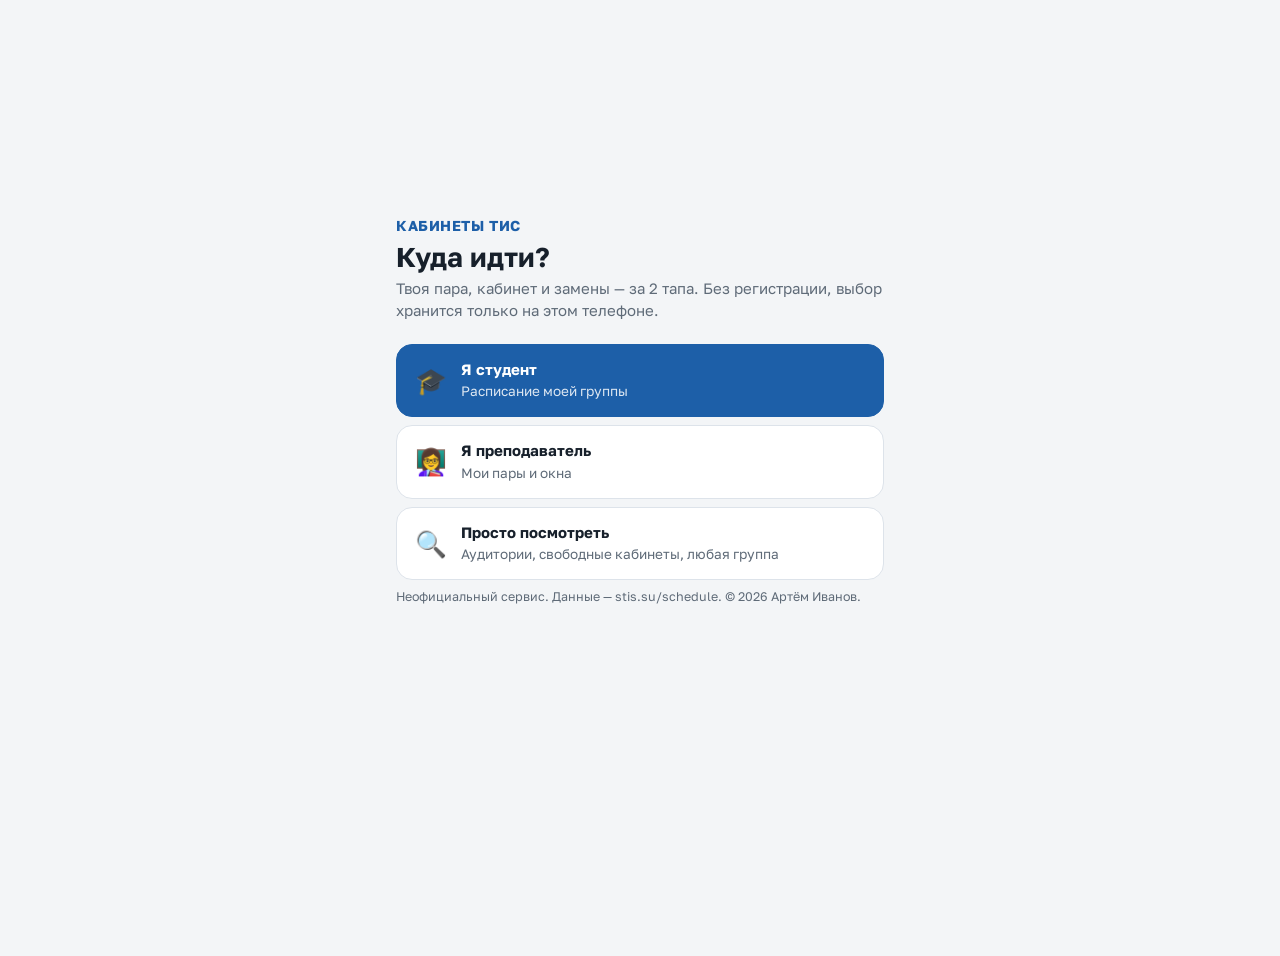
<file: index.html>
<!doctype html>
<!-- © 2026 Артём Иванов. Все права защищены. Копирование, изменение и распространение без письменного разрешения автора запрещены (см. LICENSE). -->
<html lang="ru">
<head>
<meta charset="utf-8">
<meta name="viewport" content="width=device-width,initial-scale=1,viewport-fit=cover">
<title>Кабинеты ТИС</title>
<meta name="author" content="Артём Иванов">
<meta name="description" content="Куда идти? Расписание групп, аудиторий и преподавателей ТИС (филиал ДГТУ): пары, замены, свободные кабинеты, календарь. Неофициальный сервис.">
<!-- превью ссылки в Telegram / VK / WhatsApp -->
<meta property="og:type" content="website">
<meta property="og:site_name" content="Кабинеты ТИС">
<meta property="og:title" content="Кабинеты ТИС — куда идти?">
<meta property="og:description" content="Твоя пара, кабинет и замены за 2 тапа. Расписание групп, аудиторий и преподавателей ТИС. Неофициальный сервис.">
<meta property="og:url" content="https://ivanovartems236-sketch.github.io/tis-rooms-v2/">
<meta property="og:image" content="https://ivanovartems236-sketch.github.io/tis-rooms-v2/icon-512.png">
<meta property="og:locale" content="ru_RU">
<meta name="twitter:card" content="summary">
<meta name="apple-mobile-web-app-capable" content="yes">
<meta name="mobile-web-app-capable" content="yes">
<meta name="apple-mobile-web-app-title" content="Кабинеты">
<meta name="apple-mobile-web-app-status-bar-style" content="default">
<meta name="theme-color" content="#f3f5f7" media="(prefers-color-scheme: light)">
<meta name="theme-color" content="#0f141a" media="(prefers-color-scheme: dark)">
<link rel="apple-touch-icon" href="icon-180.png">
<link rel="icon" type="image/png" href="icon-180.png">
<link rel="manifest" href="manifest.json">
<link rel="preconnect" href="https://fonts.googleapis.com">
<link rel="stylesheet" href="https://fonts.googleapis.com/css2?family=Golos+Text:wght@400;500;600;700&family=IBM+Plex+Mono:wght@400;500;600&display=swap">
<link rel="stylesheet" href="style.css">
</head>
<body>
<div class="app" id="app"><p class="empty">Загрузка расписания…</p></div>
<noscript><p class="empty" style="margin:16px">Для расписания нужен включённый JavaScript. Без него расписание есть на <a href="https://stis.su/schedule">stis.su/schedule</a>.</p></noscript>
<div class="toast" id="toast" role="status" hidden></div>
<nav class="tabbar" id="tabbar" aria-label="Разделы" hidden><div id="tabs"></div></nav>
<script src="app.js"></script>
</body>
</html>
</file>
<file: style.css>
/* © 2026 Артём Иванов. Все права защищены.
   Копирование, изменение и распространение без письменного разрешения автора запрещены (см. LICENSE). */
/* Layout: «моё расписание сначала» — онбординг → Сегодня / Неделя / Найти / Ещё (нижняя панель) */
:root{
  --bg:#f3f5f7; --surface:#ffffff; --fg:#17202b; --muted:#5f6b78; --line:#dde3ea;
  --accent:#1d5fa8; --accent-fg:#ffffff; --accent-soft:#e3edf8;
  --now:#c2410c; --now-soft:#fdeee5; --lab:#2f7d4f; --lab-soft:#e2f2e8; --lec:#6b3fb8; --lec-soft:#eee7fa; --warn:#a16207; --warn-soft:#fdf3d8;
  --f-body:"Golos Text",system-ui,-apple-system,"Segoe UI",Roboto,sans-serif;
  --f-mono:"IBM Plex Mono",ui-monospace,Consolas,monospace;
  color-scheme:light;
}
@media (prefers-color-scheme: dark){:root:not([data-theme="light"]){
  --bg:#0f141a; --surface:#171e27; --fg:#e6ebf1; --muted:#97a3b0; --line:#28323e;
  --accent:#7fb2ec; --accent-fg:#0f141a; --accent-soft:#1a2b40;
  --now:#fb923c; --now-soft:#3a2416; --lab:#6fcf97; --lab-soft:#183324; --lec:#c3a6f5; --lec-soft:#2b2142; --warn:#facc15; --warn-soft:#3a3214; color-scheme:dark}}
:root[data-theme="dark"]{
  --bg:#0f141a; --surface:#171e27; --fg:#e6ebf1; --muted:#97a3b0; --line:#28323e;
  --accent:#7fb2ec; --accent-fg:#0f141a; --accent-soft:#1a2b40;
  --now:#fb923c; --now-soft:#3a2416; --lab:#6fcf97; --lab-soft:#183324; --lec:#c3a6f5; --lec-soft:#2b2142; --warn:#facc15; --warn-soft:#3a3214; color-scheme:dark}

*{box-sizing:border-box}
[hidden]{display:none!important}
html{-webkit-text-size-adjust:100%}
body{margin:0;background:var(--bg);color:var(--fg);font:15px/1.45 var(--f-body)}
button{font:inherit;color:inherit;cursor:pointer}
input{font:inherit}
.mono{font-family:var(--f-mono)}
.muted{color:var(--muted)}
.app{max-width:520px;margin:0 auto;padding:12px 16px calc(84px + env(safe-area-inset-bottom,0px))}

/* шапка с профилями */
.top{display:flex;align-items:center;gap:8px;margin:4px 0 10px;position:relative}
.who-btn{flex:1;min-width:0;border:0;background:none;padding:2px 0;text-align:left;display:flex;flex-direction:column;line-height:1.2}
.who-btn .nm{display:flex;align-items:center;gap:6px;min-width:0}
.who-btn b{font-size:1.35rem;white-space:nowrap;overflow:hidden;text-overflow:ellipsis}
.who-btn .caret{color:var(--muted);font-size:.9rem;transition:transform .15s}
.who-btn[aria-expanded="true"] .caret{transform:rotate(180deg)}
.who-btn small{color:var(--muted);font-size:.8rem}
.scrim{position:fixed;inset:0;z-index:19}
.menu{position:absolute;z-index:20;top:calc(100% + 4px);left:0;right:0;background:var(--surface);border:1px solid var(--line);border-radius:14px;padding:6px;box-shadow:0 10px 30px rgb(0 0 0 / .18);display:flex;flex-direction:column;gap:2px}
.menu button{display:flex;justify-content:space-between;align-items:baseline;gap:8px;border:0;background:none;border-radius:10px;padding:10px 12px;text-align:left}
.menu button small{color:var(--muted)}
.menu button[aria-checked="true"]{background:var(--accent-soft)}
.menu button[aria-checked="true"] b::before{content:"✓ ";color:var(--accent)}
.menu button.add{color:var(--accent);font-weight:600;font-size:.9rem}

/* карточка «сейчас / следующая» */
.hero{background:var(--accent);color:var(--accent-fg);border-radius:20px;padding:16px 18px;margin-bottom:14px}
.hero.now{background:var(--now)}
.hero.calm{background:var(--surface);color:var(--fg);border:1px solid var(--line)}
.hero .lbl{font-size:.8rem;font-weight:600;text-transform:uppercase;letter-spacing:.06em;opacity:.85}
.hero .room{font-family:var(--f-mono);font-size:2.6rem;font-weight:600;line-height:1.1;margin:6px 0 2px}
.hero .room.sm{font-size:1.6rem}
.hero .subj{font-size:1.05rem;font-weight:600;line-height:1.3}
.hero .meta{font-size:.88rem;opacity:.85;margin-top:4px}
.hero .bar{height:6px;background:color-mix(in srgb,currentColor 25%,transparent);border-radius:99px;margin-top:12px;overflow:hidden}
.hero .bar i{display:block;height:100%;background:currentColor;border-radius:99px}

/* дни */
.days{display:grid;grid-template-columns:28px repeat(6,1fr) 28px;gap:4px;align-items:center;margin-bottom:12px}
.days button{border:0;background:none;padding:6px 0;border-radius:12px;display:flex;flex-direction:column;align-items:center;line-height:1.15}
.days .w{font-size:.7rem;color:var(--muted);text-transform:uppercase}
.days .n{font-weight:700;font-size:1.05rem}
.days button.today .n{color:var(--accent)}
.days button[aria-pressed="true"]{background:var(--fg);color:var(--bg)}
.days button[aria-pressed="true"] .w,.days button[aria-pressed="true"] .n{color:inherit}
.days button.has::after{content:"";width:4px;height:4px;border-radius:50%;background:currentColor;opacity:.5;margin-top:3px}
.days.sticky{position:sticky;top:0;z-index:3;background:var(--bg);margin:0 -16px 12px;padding:6px 16px}
.back{flex:none;border:0;background:none;color:var(--accent);font-weight:600;padding:6px 4px 6px 0;font-size:.95rem}
.days .arr{color:var(--muted);font-size:1.1rem}

h2{font-size:1.15rem;margin:4px 0 10px}
h3{font-size:.8rem;text-transform:uppercase;letter-spacing:.06em;color:var(--muted);margin:18px 0 8px}

/* пары */
.lesson{display:grid;grid-template-columns:52px 1fr;gap:10px;margin-bottom:8px}
.lesson .t{font-family:var(--f-mono);font-size:.82rem;text-align:right;padding-top:12px;line-height:1.25}
.lesson .t b{display:block;font-size:.95rem}
.lesson .t .left{display:block;margin-top:4px;color:var(--now);font-weight:600;font-size:.72rem}
.card{background:var(--surface);border:1px solid var(--line);border-radius:14px;padding:10px 12px;min-width:0;display:flex;gap:10px;align-items:flex-start}
.card .main{flex:1;min-width:0}
.card .s{font-weight:600;line-height:1.3}
.card .who{font-size:.85rem;color:var(--muted);margin-top:3px}
/* колонка «куда» справа, как на табло */
.card .rt{flex:none;max-width:40%;font-family:var(--f-mono);font-weight:600;font-size:1.15rem;line-height:1.3;color:var(--accent);text-align:right;overflow-wrap:anywhere}
.card .rt.sm{font-size:.9rem}
.lesson.cancel .rt{color:var(--muted);text-decoration:line-through}
.card .gs{display:flex;flex-wrap:wrap;gap:4px;margin-top:6px}
.card .gs span{font-size:.74rem;font-weight:600;padding:1px 7px;border-radius:6px;background:var(--bg);border:1px solid var(--line);white-space:nowrap}
/* таймлайн студента: линия заполняется по времени */
.tl .lesson{grid-template-columns:52px 12px 1fr;gap:8px}
.tl .rail{position:relative;margin-bottom:-8px}
.tl .rail::before,.tl .rail i{content:"";position:absolute;left:5px;width:2px;top:0;bottom:0;background:var(--line);border-radius:2px}
.tl .rail i{bottom:auto;background:var(--accent);transition:height .4s}
.tl .rail::after{content:"";position:absolute;left:0;top:14px;width:12px;height:12px;border-radius:50%;background:var(--bg);border:2px solid var(--line);box-sizing:border-box}
.tl .rail.on::after{background:var(--accent);border-color:var(--accent)}
.tl .rail.now::after{background:var(--now);border-color:var(--now);box-shadow:0 0 0 4px var(--now-soft)}
.tl .lesson:last-child .rail{margin-bottom:0}
.tl .lesson.cancel .rail::after{border-style:dashed}
/* окно в таймлайне: линия не рвётся — идёт пунктиром (перерыв), отступы съедены, чтобы стыковаться с соседними парами */
.tl .gap{position:relative;margin:-8px 0 0;padding:12px 0 12px 80px}
.tl .gap::before{display:none}
.tl .gap::after{content:"";position:absolute;left:65px;top:0;bottom:0;width:2px;background:repeating-linear-gradient(to bottom,color-mix(in srgb,var(--muted) 55%,transparent) 0 4px,transparent 4px 8px)}
.tl .gap.done::after{background:repeating-linear-gradient(to bottom,var(--accent) 0 4px,transparent 4px 8px)}
.tl .gap.now::after{background:repeating-linear-gradient(to bottom,var(--now) 0 4px,transparent 4px 8px)}
.gap .gp{display:inline-flex;align-items:center;gap:5px;border:1px dashed var(--line);border-radius:99px;padding:3px 10px;background:var(--surface);color:var(--fg);font-weight:500}
.gap .gp::before{content:"☕";font-size:.8rem}
.gap small{font-family:var(--f-mono);font-size:.72rem;color:var(--muted)}
.gap.now .gp{border:1px solid var(--now);background:var(--now-soft);color:var(--now);font-weight:600}
.lesson.past{opacity:.5}
.lesson.cur .card{border-color:var(--now);box-shadow:inset 3px 0 0 var(--now)}
.lesson.cancel .card{background:transparent;border-style:dashed}
.lesson.cancel .s{text-decoration:line-through;color:var(--muted)}
.chip{display:inline-block;font-size:.68rem;font-weight:600;padding:1px 7px;border-radius:99px;background:var(--accent-soft);color:var(--accent);margin-right:6px;vertical-align:1px}
.chip.k1{background:var(--lec-soft);color:var(--lec)}
.chip.k3{background:var(--lab-soft);color:var(--lab)}
.chip.chg{background:var(--warn-soft);color:var(--warn)}
.chip.nw{background:var(--now-soft);color:var(--now)}
.gap{margin:2px 0 10px 62px;font-size:.8rem;color:var(--muted);display:flex;align-items:center;gap:8px}
.gap::before{content:"";flex:none;width:18px;border-top:1px dashed var(--muted)}
.empty{background:var(--surface);border:1px dashed var(--line);border-radius:14px;padding:22px 16px;text-align:center;color:var(--muted)}
.link{background:none;border:0;padding:0;color:var(--accent);font:inherit}

/* неделя */
.wday{background:var(--surface);border:1px solid var(--line);border-radius:14px;padding:10px 12px;margin-bottom:8px}
.wday.today{border-color:var(--accent)}
.wday .hd{display:flex;justify-content:space-between;align-items:baseline;font-weight:700;margin-bottom:4px;background:none;border:0;padding:0;width:100%;text-align:left}
.wday .hd span{font-weight:400;font-size:.8rem;color:var(--muted)}
.wrow{display:grid;grid-template-columns:18px 44px 1fr auto;gap:8px;font-size:.88rem;padding:3px 0;align-items:baseline}
.wrow .p{color:var(--muted);font-family:var(--f-mono)}
.wrow .tm{font-family:var(--f-mono);color:var(--muted);font-size:.8rem}
.wrow .sj{white-space:nowrap;overflow:hidden;text-overflow:ellipsis}
.wrow .rm{font-family:var(--f-mono);font-weight:600}

/* поиск */
.search{display:flex;gap:8px;margin-bottom:12px}
.search input{flex:1;min-width:0;border:1px solid var(--line);background:var(--surface);color:var(--fg);border-radius:12px;padding:12px 14px;font-size:1rem}
.res{display:flex;flex-direction:column;gap:6px}
.res button{display:flex;justify-content:space-between;gap:8px;text-align:left;background:var(--surface);border:1px solid var(--line);border-radius:12px;padding:10px 12px}
.res button small{color:var(--muted);flex:none}
.tiles{display:grid;grid-template-columns:repeat(auto-fill,minmax(104px,1fr));gap:6px}
.tiles button{background:var(--surface);border:1px solid var(--line);border-radius:12px;padding:12px 6px;font-weight:600;font-size:.88rem;text-align:center;color:var(--fg);overflow-wrap:anywhere}
.tiles.full{grid-template-columns:repeat(auto-fill,minmax(140px,1fr))}
.tiles.full button{white-space:nowrap;overflow-wrap:normal}
.seg{display:flex;gap:4px;background:var(--surface);border:1px solid var(--line);border-radius:12px;padding:3px;margin-bottom:10px}
.seg button{flex:1;border:0;background:none;border-radius:9px;padding:8px 4px;font-size:.85rem;color:var(--muted);font-weight:600}
.seg button[aria-selected="true"]{background:var(--accent-soft);color:var(--accent)}
.big{display:flex;align-items:center;gap:12px;width:100%;text-align:left;background:var(--surface);border:1px solid var(--line);border-radius:16px;padding:14px 16px;margin-bottom:8px}
.big .ic{font-size:1.6rem;flex:none;width:36px;text-align:center}
.big b{display:block}
.big span{font-size:.85rem;color:var(--muted)}
.big.primary{background:var(--accent);color:var(--accent-fg);border-color:var(--accent)}
.big.primary span{color:inherit;opacity:.85}
.pairs{display:flex;gap:6px;overflow-x:auto;scrollbar-width:none;margin-bottom:10px}
.pairs button{flex:none;border:1px solid var(--line);background:var(--surface);border-radius:12px;padding:6px 12px;font-size:.85rem;line-height:1.2;text-align:center}
.pairs button small{display:block;color:var(--muted);font-family:var(--f-mono);font-size:.72rem}
.pairs button[aria-pressed="true"]{background:var(--fg);color:var(--bg);border-color:var(--fg)}
.pairs button[aria-pressed="true"] small{color:inherit}
.pairs button.past{opacity:.5}
.lbl-sm{font-size:.78rem;font-weight:600;color:var(--muted);margin:0 0 6px}
/* свободные аудитории: группа «до скольки» + метки аудиторий */
.legend{display:flex;align-items:center;gap:5px;font-size:.78rem;color:var(--muted);margin:0 0 8px}
.legend i{width:12px;height:12px;border-radius:3px;margin-left:4px}
.legend i.f,.strip i.f{background:var(--lab);color:var(--surface)}
.legend i.b,.strip i.b{background:var(--line);color:var(--muted)}
.frows{display:flex;flex-direction:column;gap:6px}
.frow{display:grid;grid-template-columns:auto 1fr;grid-template-areas:"n strip" "st st";gap:4px 10px;align-items:center;text-align:left;background:var(--surface);border:1px solid var(--line);border-radius:12px;padding:9px 12px}
.frow b{grid-area:n;font-family:var(--f-mono);font-size:1.02rem}
.frow .st{grid-area:st;font-size:.84rem;color:var(--fg)}
.frow .st.ok{color:var(--lab);font-weight:600}
.frow .st.warn{color:var(--warn)}
.strip{grid-area:strip;justify-self:end;display:flex;gap:3px}
.strip i{width:20px;height:20px;border-radius:5px;font-style:normal;font-size:.68rem;font-weight:700;font-family:var(--f-mono);display:grid;place-items:center}
.strip i.old{opacity:.35}
.strip i.sel{outline:2px solid var(--fg);outline-offset:1px}
.rooms{display:flex;flex-wrap:wrap;gap:6px}
.rooms button{background:var(--lab-soft);color:var(--fg);border:1px solid transparent;border-radius:10px;padding:6px 10px;font-family:var(--f-mono);font-weight:600;font-size:.92rem}
.btn{border:1px solid var(--line);background:var(--surface);border-radius:10px;padding:6px 12px;font-weight:600;font-size:.85rem}
.btn.primary{background:var(--accent);border-color:var(--accent);color:var(--accent-fg)}

/* изменения */
.chg{background:var(--surface);border:1px solid var(--line);border-radius:12px;padding:10px 12px;margin-bottom:6px;font-size:.88rem}
.chg .w{font-size:.78rem;color:var(--muted)}
.chg del{color:var(--muted)}
.chg ins{text-decoration:none;font-weight:600}

/* онбординг */
.onb{min-height:calc(100vh - 40px);display:flex;flex-direction:column;justify-content:center;padding-bottom:40px}
.brand{font-weight:700;color:var(--accent);font-size:.9rem;letter-spacing:.04em;text-transform:uppercase;margin-bottom:4px}
.onb h1{font-size:1.7rem;line-height:1.15;margin:0 0 6px}
.onb p{color:var(--muted);margin:0 0 22px}

/* нижняя панель */
.tabbar{position:fixed;z-index:10;left:0;right:0;bottom:0;background:color-mix(in srgb,var(--surface) 92%,transparent);backdrop-filter:blur(10px);border-top:1px solid var(--line);padding:6px 8px calc(6px + env(safe-area-inset-bottom,0px));display:flex;justify-content:center}
.tabbar div{display:grid;grid-template-columns:repeat(4,1fr);max-width:520px;width:100%}
.tabbar button{border:0;background:none;display:flex;flex-direction:column;align-items:center;gap:2px;padding:6px 0;font-size:.72rem;color:var(--muted);position:relative}
.tabbar button .i{font-size:1.25rem;line-height:1}
.tabbar button[aria-current="page"]{color:var(--accent);font-weight:600}
.tabbar .dot{position:absolute;top:4px;left:calc(50% + 8px);background:var(--now);color:#fff;border-radius:99px;font-size:.62rem;padding:0 5px;font-weight:700}
.hrow{display:flex;align-items:center;justify-content:space-between;gap:8px}
.hrow h2{margin:4px 0 10px}
.btn.share{color:var(--accent)}
.toast{position:fixed;left:50%;bottom:calc(76px + env(safe-area-inset-bottom,0px));transform:translateX(-50%);background:var(--fg);color:var(--bg);padding:8px 14px;border-radius:12px;font-size:.88rem;z-index:5;max-width:calc(100% - 32px)}
.foot{font-size:.78rem;color:var(--muted);margin-top:20px}
.demo{font-size:.75rem;color:var(--muted);text-align:center;margin:-4px 0 10px}
/* шахматка */
/* насыщенные заливки только для шахматки: клеток много и они мелкие — бледные оттенки сливаются */
:root{--g0:#e4e8ee;--g0-fg:#3b4654;--g1:#d6c4fa;--g1-fg:#3a1786;--g2:#c3daf7;--g2-fg:#0c3a70;--g3:#bde8cd;--g3-fg:#0f4f2a}
@media (prefers-color-scheme:dark){:root:not([data-theme="light"]){--g0:#2c3542;--g0-fg:#d5dde7;--g1:#4d3192;--g1-fg:#f3ecff;--g2:#1f4c80;--g2-fg:#e8f2ff;--g3:#1d6140;--g3-fg:#dffbe9}}
:root[data-theme="dark"]{--g0:#2c3542;--g0-fg:#d5dde7;--g1:#4d3192;--g1-fg:#f3ecff;--g2:#1f4c80;--g2-fg:#e8f2ff;--g3:#1d6140;--g3-fg:#dffbe9}
.tablewrap{isolation:isolate;overflow:auto;max-height:calc(100dvh - 240px - env(safe-area-inset-bottom,0px));min-height:260px;border:1px solid var(--line);border-radius:12px;background:var(--surface);overscroll-behavior:contain}
table.grid{border-collapse:separate;border-spacing:0;width:100%;font-size:.78rem}
.grid th,.grid td{border-bottom:1px solid var(--line);padding:0;text-align:center}
.grid td{padding:2px}
.grid thead th{position:sticky;top:0;z-index:2;background:var(--surface);font-family:var(--f-mono);font-weight:500;padding:5px 4px 4px;color:var(--muted);line-height:1.1}
.grid thead th b{display:block;font-size:.9rem;color:var(--fg)}
.grid thead th small{font-size:.66rem}
.grid thead th.nowcol{background:var(--now);color:#fff;border-radius:0 0 8px 8px}
.grid thead th.nowcol b{color:#fff}
.grid thead th.corner{left:0;z-index:3;text-align:left;padding-left:10px;font-size:.7rem}
.grid thead th.past b,.grid thead th.past small{opacity:.55}
.grid tbody th{position:sticky;left:0;background:var(--surface);font-family:var(--f-mono);font-weight:600;text-align:left;padding:4px 10px;white-space:nowrap;z-index:1}
.grid tr.zone th{position:static;background:var(--bg);font-family:var(--f-body);font-weight:600;font-size:.68rem;color:var(--muted);padding:3px 0 2px;text-transform:uppercase;letter-spacing:.03em}
.grid tr.zone th span{position:sticky;left:10px}
.grid td button{position:relative;width:100%;min-width:5.6rem;height:2.6rem;border:0;border-radius:8px;background:transparent;padding:2px 5px;display:flex;flex-direction:column;justify-content:center;align-items:center;gap:1px;font-size:.72rem;color:var(--muted);line-height:1.1;white-space:nowrap}
.grid td.busy button{font-weight:600}
.grid td.busy button .more{font-size:.64rem;font-weight:500;opacity:.85}
.grid td.k0 button,.legend.gl i.k0{background:var(--g0);color:var(--g0-fg)}
.grid td.k1 button,.legend.gl i.k1{background:var(--g1);color:var(--g1-fg)}
.grid td.k2 button,.legend.gl i.k2{background:var(--g2);color:var(--g2-fg)}
.grid td.k3 button,.legend.gl i.k3{background:var(--g3);color:var(--g3-fg)}
.grid td.past button{opacity:.45}
.grid td.nowcol{background:color-mix(in srgb,var(--now) 9%,transparent)}
.grid td.sel button{outline:2px solid var(--fg);outline-offset:-2px}
.grid td button i.chg{position:absolute;top:4px;right:4px;width:7px;height:7px;border-radius:50%;background:var(--warn);box-shadow:0 0 0 1.5px var(--surface)}
.gridhead{position:sticky;top:0;z-index:4;background:var(--bg);margin:0 -16px 8px;padding:6px 16px 2px}
.gridhead .days{margin-bottom:6px}
.gridhead h2{margin:0 0 6px}
.legend.gl{margin:0 0 6px;gap:6px 12px}
.legend.gl i{width:14px;height:14px;border-radius:4px}
.legend.gl .cnt{margin-left:auto;font-weight:600;color:var(--fg)}
.freeall{margin-top:12px}
.freeall b{display:block;font-size:.85rem;margin-bottom:6px}
.sheet{position:fixed;z-index:9;left:50%;transform:translateX(-50%);bottom:calc(64px + env(safe-area-inset-bottom,0px));width:min(560px,calc(100% - 16px));max-height:55dvh;overflow:auto;background:var(--surface);border:1px solid var(--line);border-radius:16px;padding:12px 14px;box-shadow:0 10px 40px rgba(0,0,0,.25)}
.sh-top{display:flex;align-items:baseline;gap:4px;margin-bottom:6px}
.sh-top .x{margin-left:auto;border:0;background:none;color:var(--muted);font-size:1rem;padding:2px 4px}
.sh-item{padding:8px 0;border-top:1px solid var(--line)}
.sh-item .s{font-weight:600}
.sh-item .gs{display:flex;flex-wrap:wrap;gap:5px;margin-top:6px}
.sh-item .gs button{border:1px solid var(--line);background:var(--bg);color:var(--fg);border-radius:8px;padding:4px 8px;font-family:var(--f-mono);font-size:.8rem;font-weight:600}
.legend{display:flex;gap:14px;flex-wrap:wrap;font-size:.8rem;color:var(--muted)}
.legend i{display:inline-block;width:12px;height:12px;border-radius:3px;vertical-align:-2px;margin-right:5px}
.note{font-size:.8rem;color:var(--muted)}
.stale{background:var(--warn-soft);color:var(--fg);border-left:3px solid var(--warn);border-radius:10px;padding:8px 12px;font-size:.88rem;margin-bottom:12px}
.install{display:flex;justify-content:space-between;align-items:center;gap:8px;background:var(--accent-soft);border-radius:12px;padding:8px 8px 8px 12px;font-size:.88rem;margin-bottom:12px}
.install button{border:0;background:none;color:var(--muted);font-size:1rem;padding:4px 8px}
</file>
